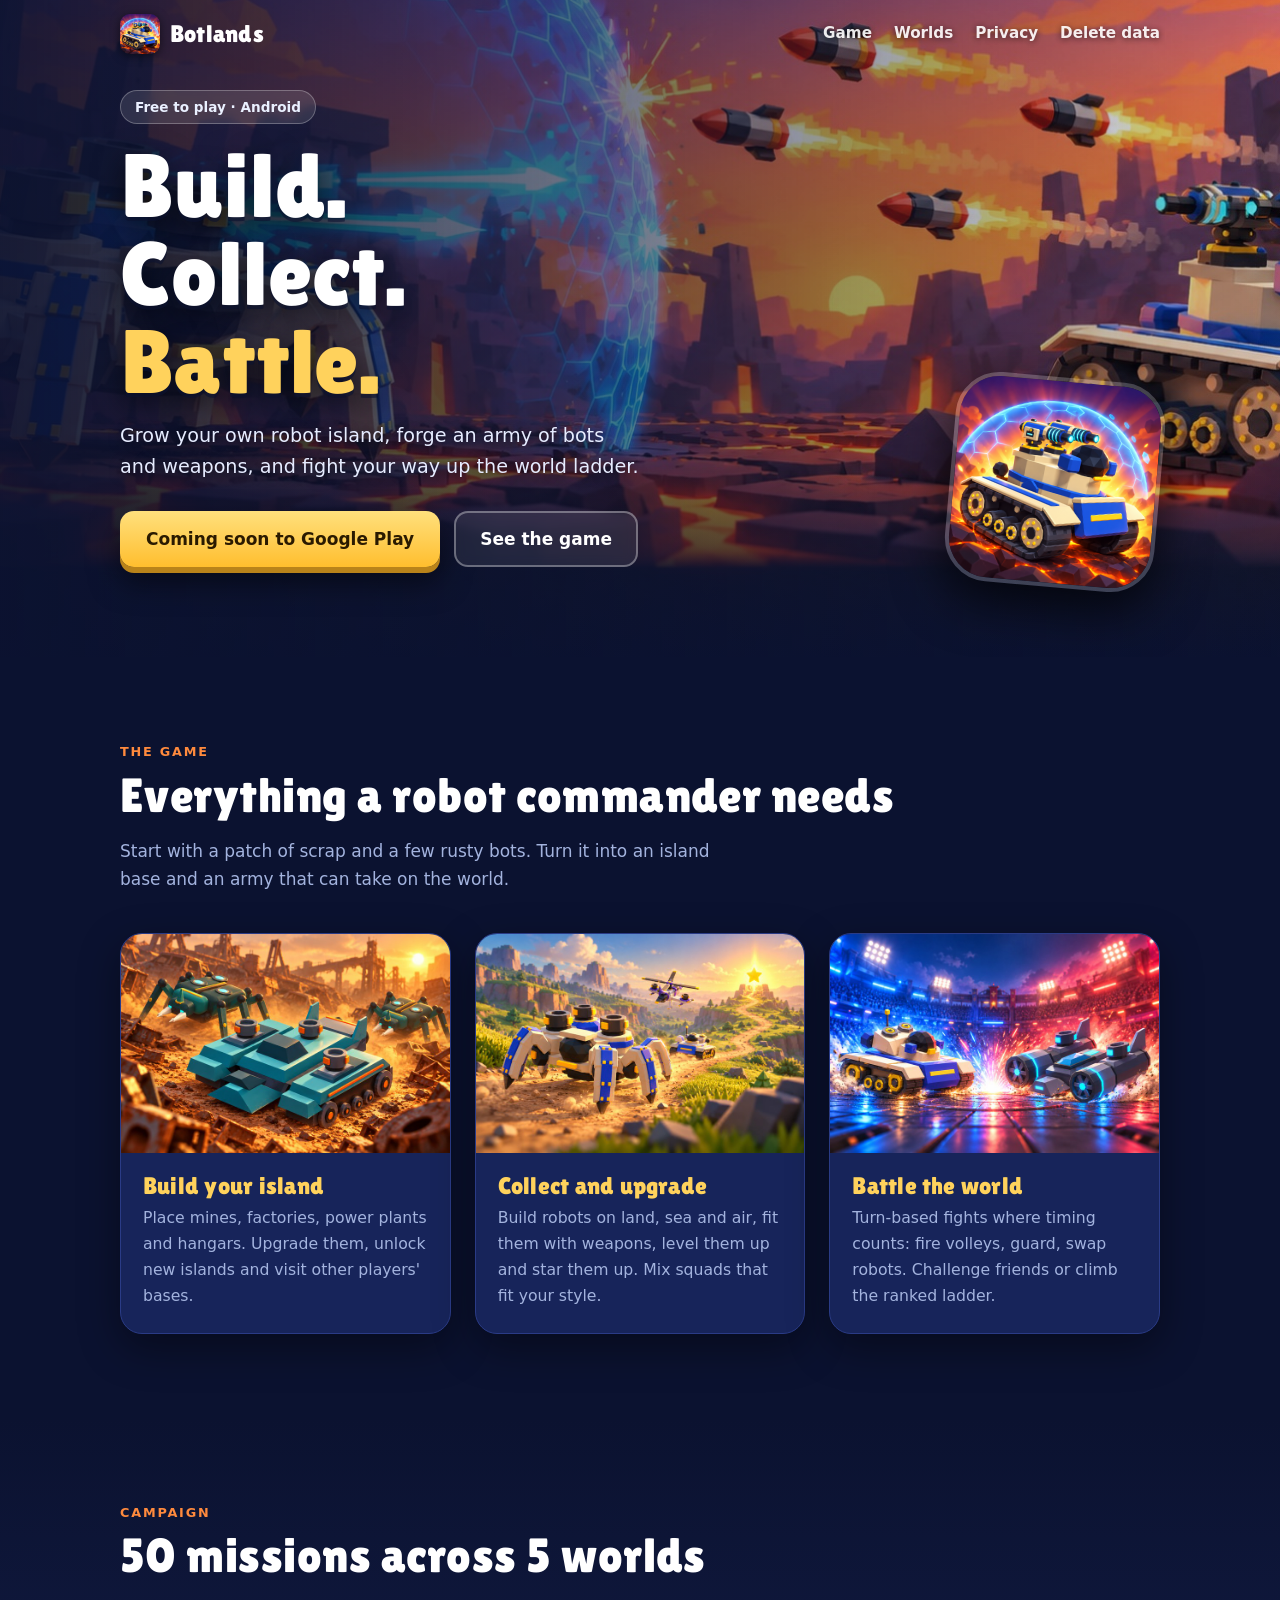
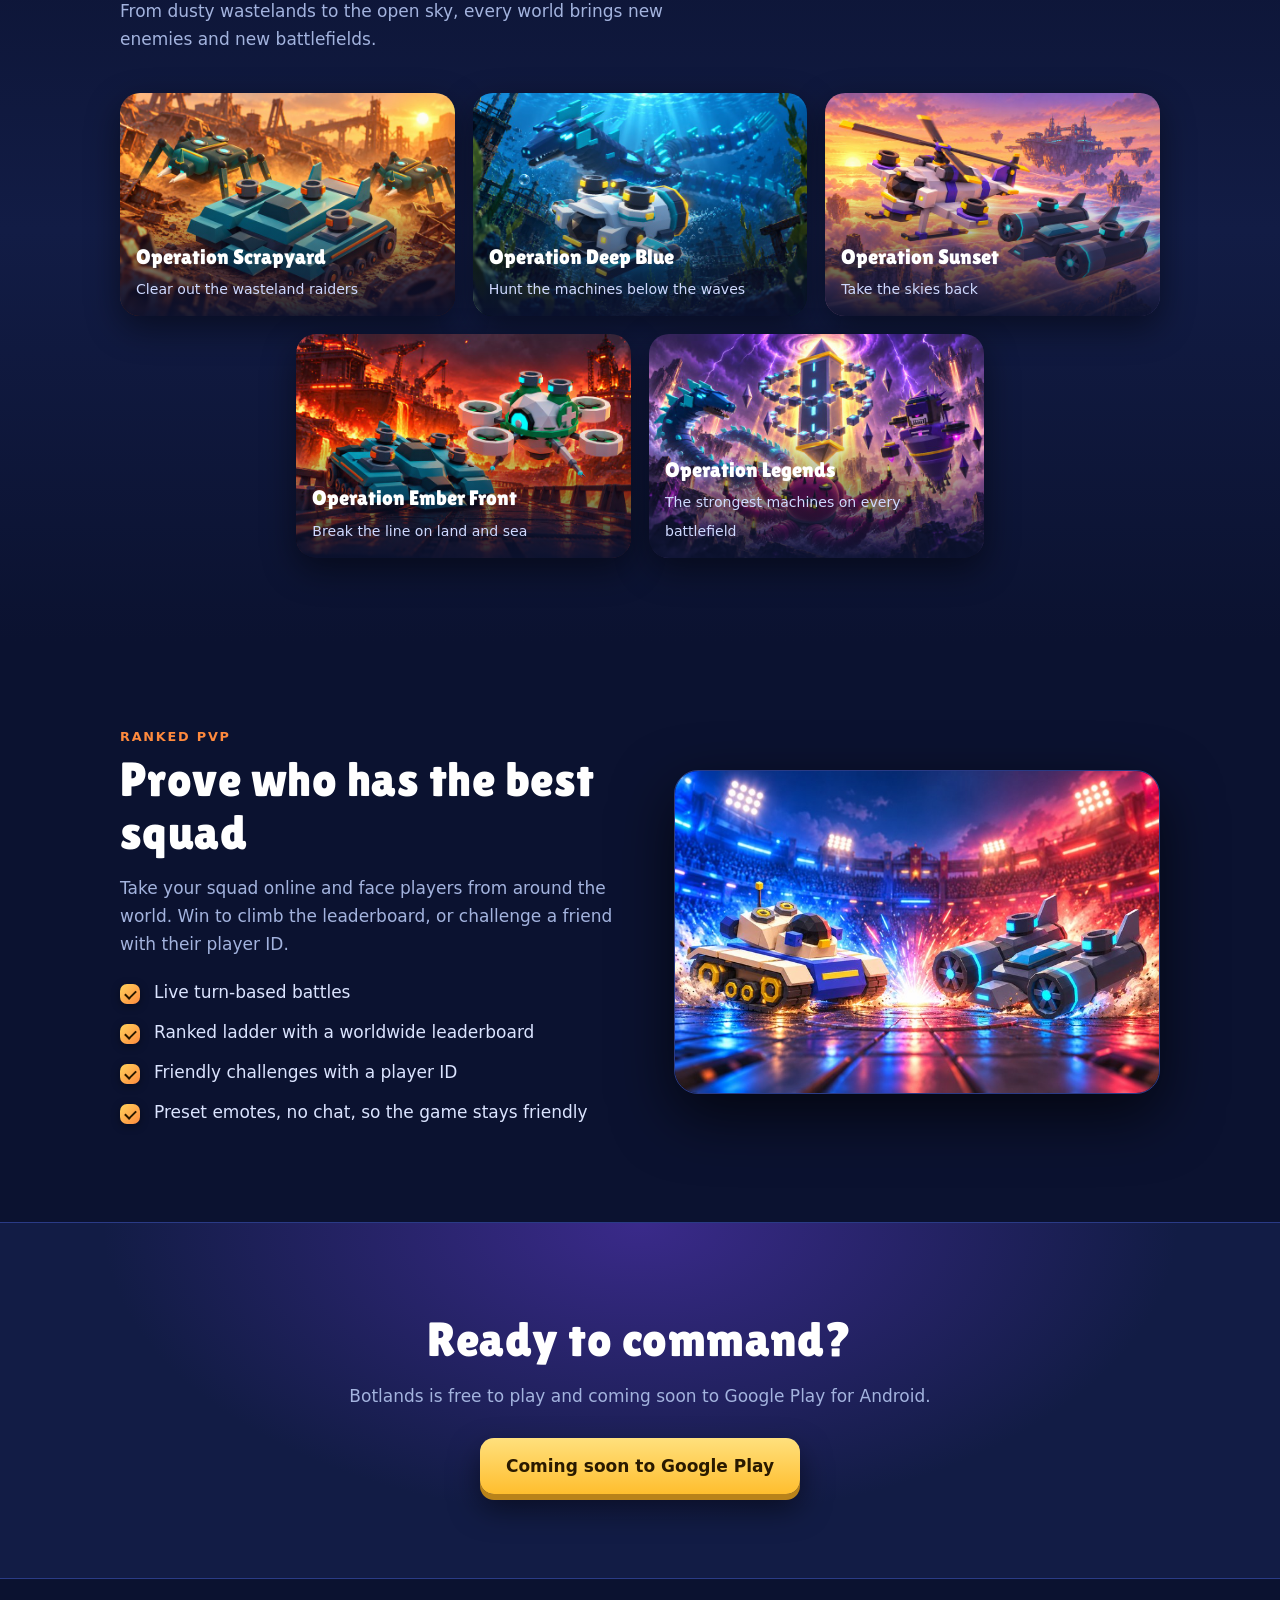
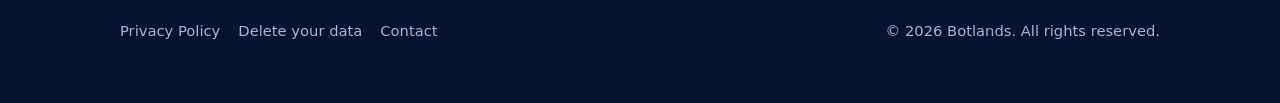
<file: index.html>
<!doctype html>
<html lang="en"><head><meta charset="utf-8"><meta name="viewport" content="width=device-width,initial-scale=1">
<title>Botlands - Build. Collect. Battle.</title>
<meta name="description" content="Botlands is a free robot island builder and turn-based battle game. Build your base, collect robots and weapons, and climb the ranked PvP ladder.">
<meta name="theme-color" content="#0b1230">
<meta property="og:title" content="Botlands - Build. Collect. Battle."><meta property="og:description" content="Botlands is a free robot island builder and turn-based battle game. Build your base, collect robots and weapons, and climb the ranked PvP ladder."><meta property="og:image" content="https://shahfahadl.github.io/botland-site/img/og.jpg"><meta property="og:type" content="website">
<link rel="icon" type="image/png" href="img/favicon.png">
<link rel="preconnect" href="https://fonts.googleapis.com"><link rel="preconnect" href="https://fonts.gstatic.com" crossorigin>
<link href="https://fonts.googleapis.com/css2?family=Lilita+One&display=swap" rel="stylesheet">
<link rel="stylesheet" href="style.css">
</head><body>
<header class="nav"><div class="wrap">
<a class="brand" href="index.html"><img src="img/icon.png" alt="" width="40" height="40">Botlands</a>
<nav><a href="index.html#features">Game</a><a href="index.html#worlds">Worlds</a><a href="privacy.html">Privacy</a><a href="delete-account.html">Delete data</a></nav>
</div></header>

<main>
<div class="hero"><div class="bg"></div>
<img class="icon" src="img/icon.png" alt="Botlands app icon" width="210" height="210">
<div class="wrap">
<span class="pill">Free to play &middot; Android</span>
<h1>Build.<br>Collect.<br><span>Battle.</span></h1>
<p class="lead">Grow your own robot island, forge an army of bots and weapons, and fight your way up the world ladder.</p>
<div class="cta"><a class="btn" href="#get">Coming soon to Google Play</a><a class="btn ghost" href="#features">See the game</a></div>
</div></div>

<section id="features"><div class="wrap">
<div class="eyebrow">The game</div>
<h2>Everything a robot commander needs</h2>
<p class="sub">Start with a patch of scrap and a few rusty bots. Turn it into an island base and an army that can take on the world.</p>
<div class="grid3">
<div class="card"><img src="img/ch_scrap.jpg" alt="Robots in a scrapyard" loading="lazy"><div class="body"><h3>Build your island</h3><p>Place mines, factories, power plants and hangars. Upgrade them, unlock new islands and visit other players' bases.</p></div></div>
<div class="card"><img src="img/battle_missions.jpg" alt="Robots in battle" loading="lazy"><div class="body"><h3>Collect and upgrade</h3><p>Build robots on land, sea and air, fit them with weapons, level them up and star them up. Mix squads that fit your style.</p></div></div>
<div class="card"><img src="img/battle_pvp.jpg" alt="PvP arena" loading="lazy"><div class="body"><h3>Battle the world</h3><p>Turn-based fights where timing counts: fire volleys, guard, swap robots. Challenge friends or climb the ranked ladder.</p></div></div>
</div></div></section>

<section id="worlds" class="alt"><div class="wrap">
<div class="eyebrow">Campaign</div>
<h2>50 missions across 5 worlds</h2>
<p class="sub">From dusty wastelands to the open sky, every world brings new enemies and new battlefields.</p>
<div class="worlds">
<div class="world"><img src="img/ch_scrap.jpg" alt="" loading="lazy"><div class="t"><b>Operation Scrapyard</b><small>Clear out the wasteland raiders</small></div></div>
<div class="world"><img src="img/ch_deep.jpg" alt="" loading="lazy"><div class="t"><b>Operation Deep Blue</b><small>Hunt the machines below the waves</small></div></div>
<div class="world"><img src="img/ch_sky.jpg" alt="" loading="lazy"><div class="t"><b>Operation Sunset</b><small>Take the skies back</small></div></div>
<div class="world"><img src="img/ch_ember.jpg" alt="" loading="lazy"><div class="t"><b>Operation Ember Front</b><small>Break the line on land and sea</small></div></div>
<div class="world"><img src="img/ch_legends.jpg" alt="" loading="lazy"><div class="t"><b>Operation Legends</b><small>The strongest machines on every battlefield</small></div></div>
</div></div></section>

<section><div class="wrap split">
<div><div class="eyebrow">Ranked PvP</div><h2>Prove who has the best squad</h2>
<p class="sub" style="margin-bottom:0">Take your squad online and face players from around the world. Win to climb the leaderboard, or challenge a friend with their player ID.</p>
<ul class="ticks"><li>Live turn-based battles</li><li>Ranked ladder with a worldwide leaderboard</li><li>Friendly challenges with a player ID</li><li>Preset emotes, no chat, so the game stays friendly</li></ul></div>
<img src="img/battle_pvp.jpg" alt="Two robots facing off in an arena" loading="lazy">
</div></section>

<section id="get" class="cta-band"><div class="wrap">
<h2>Ready to command?</h2>
<p class="sub" style="margin:0 auto 28px">Botlands is free to play and coming soon to Google Play for Android.</p>
<div class="cta"><a class="btn" href="#get">Coming soon to Google Play</a></div>
</div></section>
</main>
<footer><div class="wrap">
<div><a href="privacy.html">Privacy Policy</a><a href="delete-account.html">Delete your data</a><a href="mailto:shahfahadiffi@gmail.com">Contact</a></div>
<div>&copy; 2026 Botlands. All rights reserved.</div>
</div></footer>
</body></html>
</file>
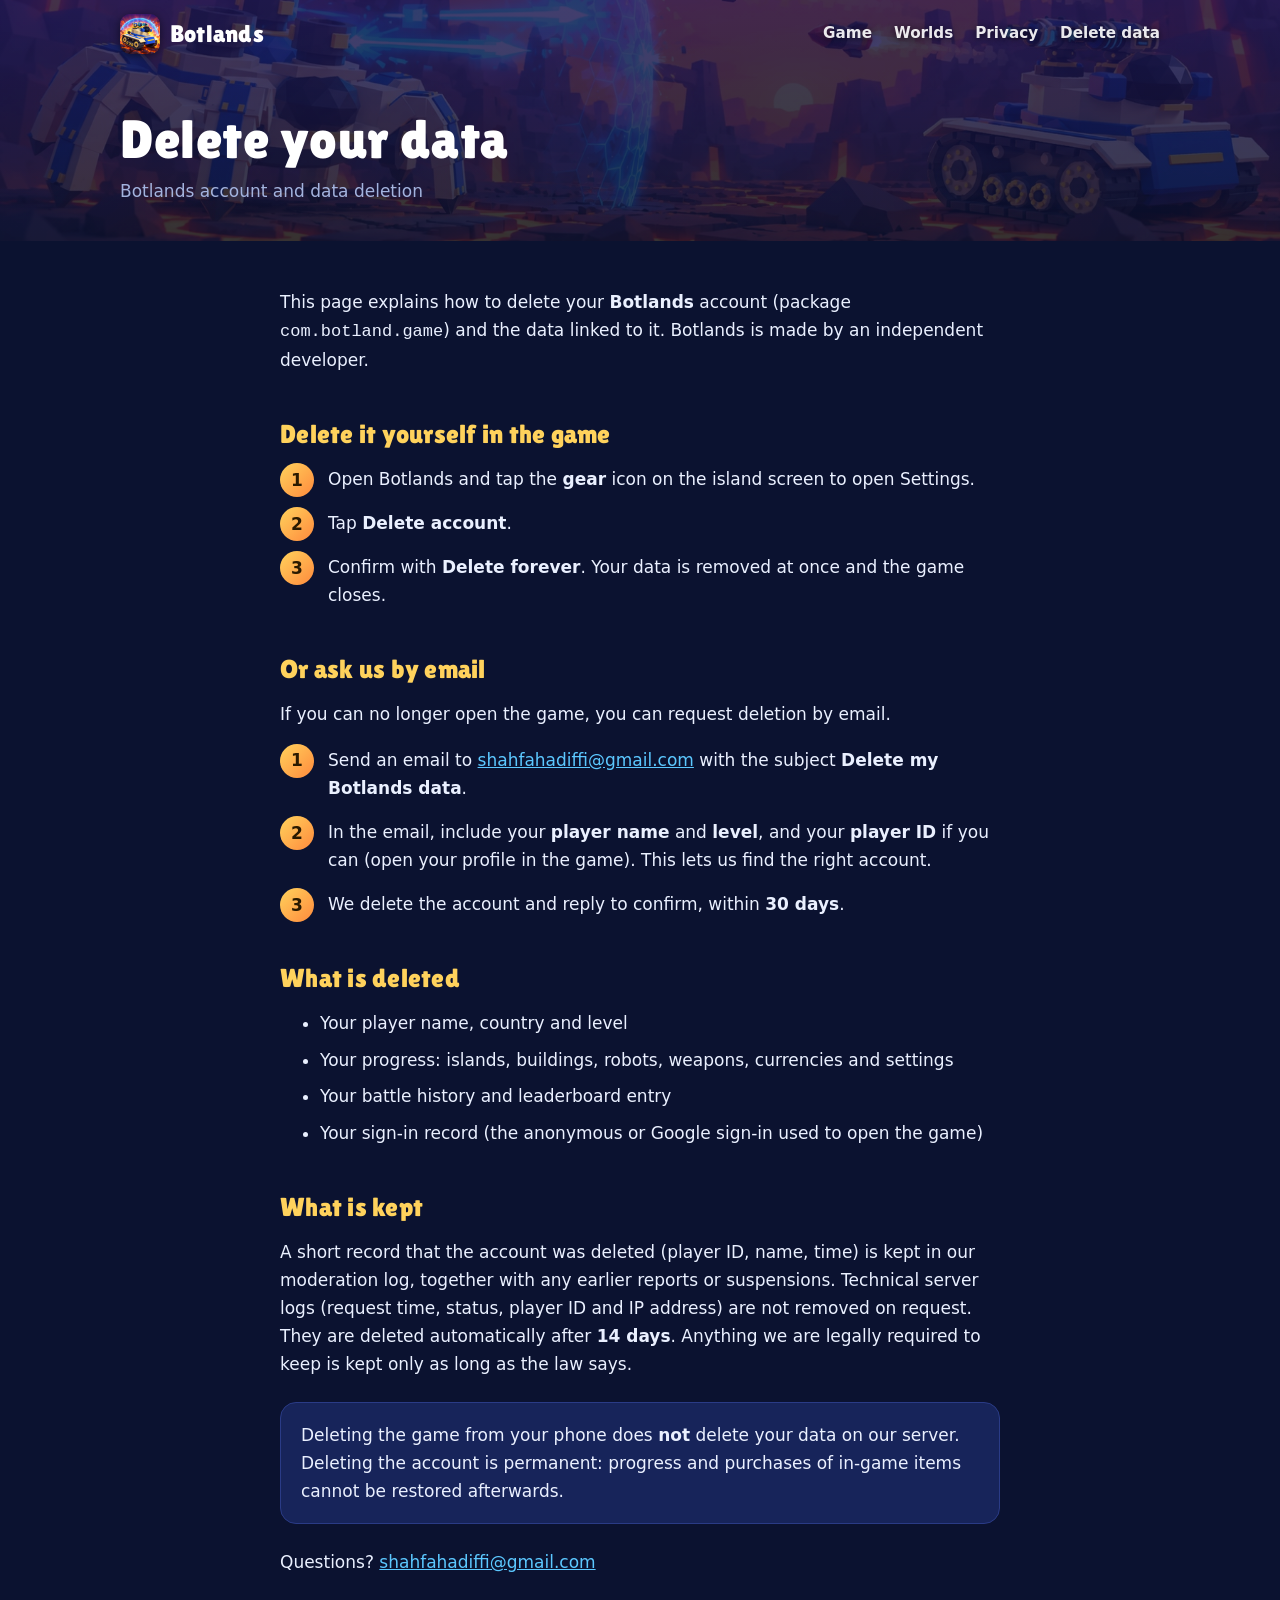
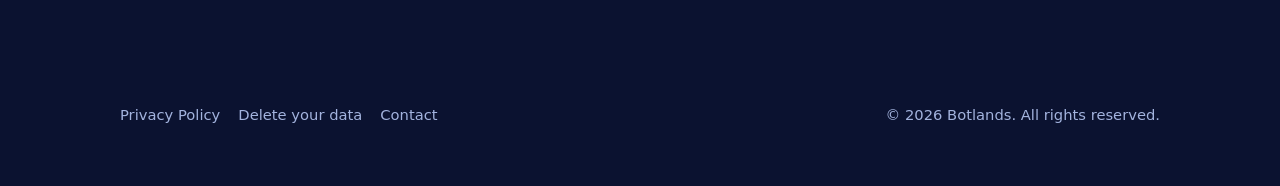
<file: delete-account.html>
<!doctype html>
<html lang="en"><head><meta charset="utf-8"><meta name="viewport" content="width=device-width,initial-scale=1">
<title>Delete your Botlands data</title>
<meta name="description" content="How to ask for your Botlands account and data to be deleted.">
<meta name="theme-color" content="#0b1230">
<meta property="og:title" content="Delete your Botlands data"><meta property="og:description" content="How to ask for your Botlands account and data to be deleted."><meta property="og:image" content="https://shahfahadl.github.io/botland-site/img/og.jpg"><meta property="og:type" content="website">
<link rel="icon" type="image/png" href="img/favicon.png">
<link rel="preconnect" href="https://fonts.googleapis.com"><link rel="preconnect" href="https://fonts.gstatic.com" crossorigin>
<link href="https://fonts.googleapis.com/css2?family=Lilita+One&display=swap" rel="stylesheet">
<link rel="stylesheet" href="style.css">
</head><body>
<header class="nav"><div class="wrap">
<a class="brand" href="index.html"><img src="img/icon.png" alt="" width="40" height="40">Botlands</a>
<nav><a href="index.html#features">Game</a><a href="index.html#worlds">Worlds</a><a href="privacy.html">Privacy</a><a href="delete-account.html">Delete data</a></nav>
</div></header>
<div class="page-head"><div class="wrap"><h1>Delete your data</h1><p class="muted">Botlands account and data deletion</p></div></div>
<main class="doc">
<p>This page explains how to delete your <b>Botlands</b> account (package <code>com.botland.game</code>) and the data linked to it. Botlands is made by an independent developer.</p>
<h2>Delete it yourself in the game</h2>
<ol class="steps">
<li>Open Botlands and tap the <b>gear</b> icon on the island screen to open Settings.</li>
<li>Tap <b>Delete account</b>.</li>
<li>Confirm with <b>Delete forever</b>. Your data is removed at once and the game closes.</li>
</ol>
<h2>Or ask us by email</h2>
<p>If you can no longer open the game, you can request deletion by email.</p>
<ol class="steps">
<li>Send an email to <a href="mailto:shahfahadiffi@gmail.com">shahfahadiffi@gmail.com</a> with the subject <b>Delete my Botlands data</b>.</li>
<li>In the email, include your <b>player name</b> and <b>level</b>, and your <b>player ID</b> if you can (open your profile in the game). This lets us find the right account.</li>
<li>We delete the account and reply to confirm, within <b>30 days</b>.</li>
</ol>
<h2>What is deleted</h2>
<ul><li>Your player name, country and level</li><li>Your progress: islands, buildings, robots, weapons, currencies and settings</li><li>Your battle history and leaderboard entry</li><li>Your sign-in record (the anonymous or Google sign-in used to open the game)</li></ul>
<h2>What is kept</h2>
<p>A short record that the account was deleted (player ID, name, time) is kept in our moderation log, together with any earlier reports or suspensions. Technical server logs (request time, status, player ID and IP address) are not removed on request. They are deleted automatically after <b>14 days</b>. Anything we are legally required to keep is kept only as long as the law says.</p>
<div class="note">Deleting the game from your phone does <b>not</b> delete your data on our server. Deleting the account is permanent: progress and purchases of in-game items cannot be restored afterwards.</div>
<p>Questions? <a href="mailto:shahfahadiffi@gmail.com">shahfahadiffi@gmail.com</a></p>
</main>
<footer><div class="wrap">
<div><a href="privacy.html">Privacy Policy</a><a href="delete-account.html">Delete your data</a><a href="mailto:shahfahadiffi@gmail.com">Contact</a></div>
<div>&copy; 2026 Botlands. All rights reserved.</div>
</div></footer>
</body></html>
</file>
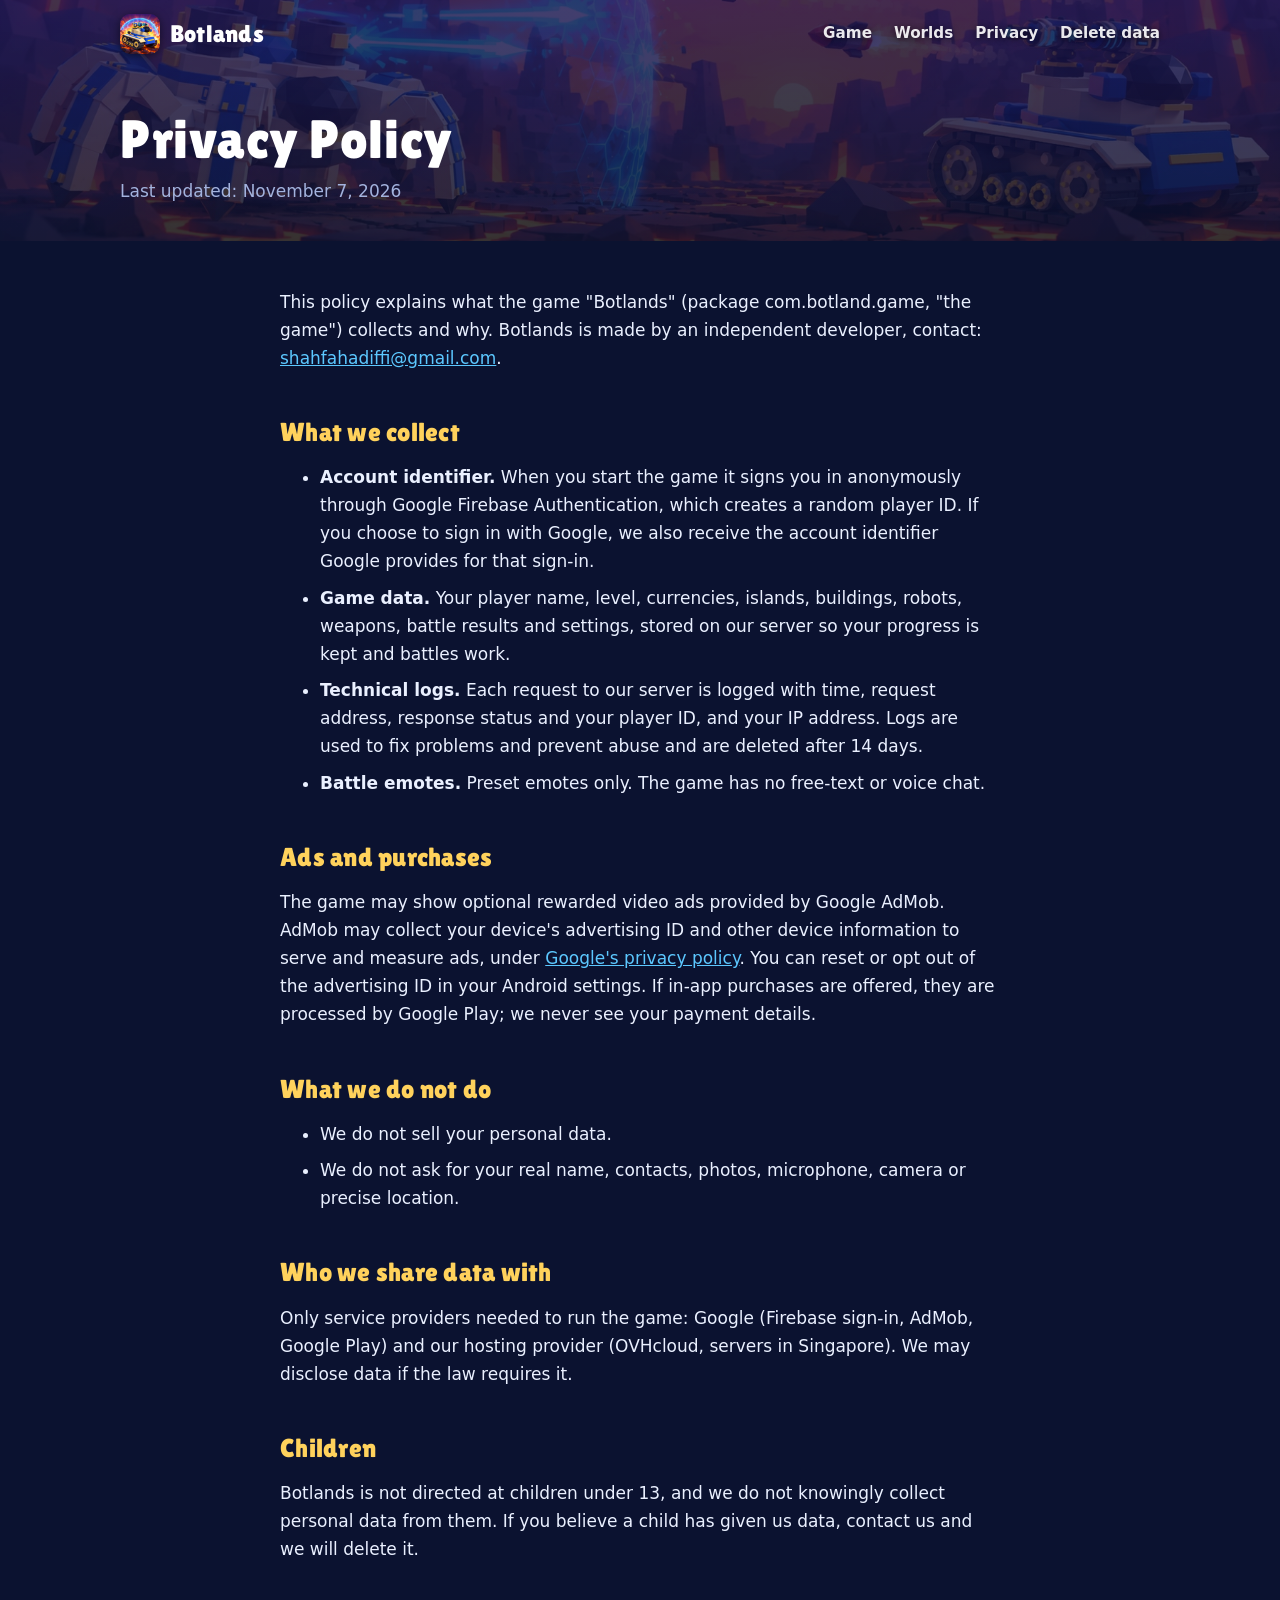
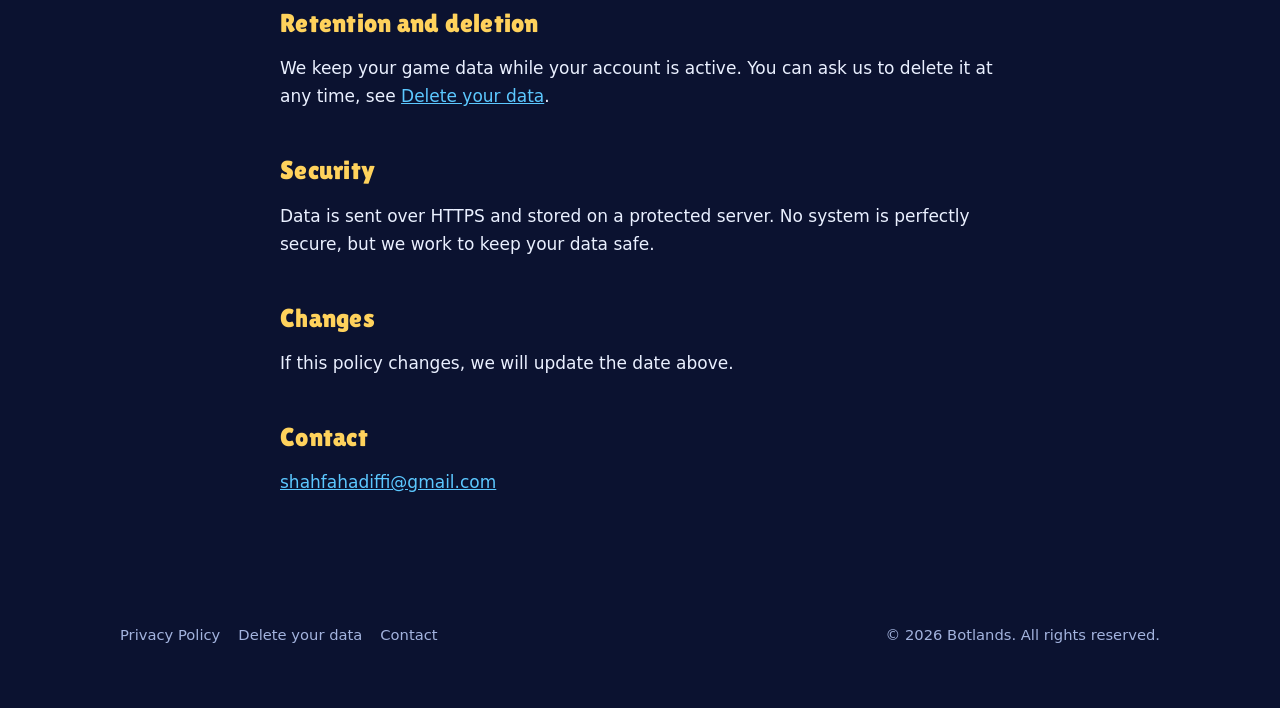
<file: privacy.html>
<!doctype html>
<html lang="en"><head><meta charset="utf-8"><meta name="viewport" content="width=device-width,initial-scale=1">
<title>Botlands Privacy Policy</title>
<meta name="description" content="What the game Botlands collects, why, and how to ask for your data to be deleted.">
<meta name="theme-color" content="#0b1230">
<meta property="og:title" content="Botlands Privacy Policy"><meta property="og:description" content="What the game Botlands collects, why, and how to ask for your data to be deleted."><meta property="og:image" content="https://shahfahadl.github.io/botland-site/img/og.jpg"><meta property="og:type" content="website">
<link rel="icon" type="image/png" href="img/favicon.png">
<link rel="preconnect" href="https://fonts.googleapis.com"><link rel="preconnect" href="https://fonts.gstatic.com" crossorigin>
<link href="https://fonts.googleapis.com/css2?family=Lilita+One&display=swap" rel="stylesheet">
<link rel="stylesheet" href="style.css">
</head><body>
<header class="nav"><div class="wrap">
<a class="brand" href="index.html"><img src="img/icon.png" alt="" width="40" height="40">Botlands</a>
<nav><a href="index.html#features">Game</a><a href="index.html#worlds">Worlds</a><a href="privacy.html">Privacy</a><a href="delete-account.html">Delete data</a></nav>
</div></header>
<div class="page-head"><div class="wrap"><h1>Privacy Policy</h1><p class="muted">Last updated: November 7, 2026</p></div></div>
<main class="doc">

<p>This policy explains what the game "Botlands" (package com.botland.game, "the game") collects and why. Botlands is made by an independent developer, contact: <a href="mailto:shahfahadiffi@gmail.com">shahfahadiffi@gmail.com</a>.</p>

<h2>What we collect</h2>
<ul>
<li><b>Account identifier.</b> When you start the game it signs you in anonymously through Google Firebase Authentication, which creates a random player ID. If you choose to sign in with Google, we also receive the account identifier Google provides for that sign-in.</li>
<li><b>Game data.</b> Your player name, level, currencies, islands, buildings, robots, weapons, battle results and settings, stored on our server so your progress is kept and battles work.</li>
<li><b>Technical logs.</b> Each request to our server is logged with time, request address, response status and your player ID, and your IP address. Logs are used to fix problems and prevent abuse and are deleted after 14 days.</li>
<li><b>Battle emotes.</b> Preset emotes only. The game has no free-text or voice chat.</li>
</ul>

<h2>Ads and purchases</h2>
<p>The game may show optional rewarded video ads provided by Google AdMob. AdMob may collect your device's advertising ID and other device information to serve and measure ads, under <a href="https://policies.google.com/privacy">Google's privacy policy</a>. You can reset or opt out of the advertising ID in your Android settings. If in-app purchases are offered, they are processed by Google Play; we never see your payment details.</p>

<h2>What we do not do</h2>
<ul>
<li>We do not sell your personal data.</li>
<li>We do not ask for your real name, contacts, photos, microphone, camera or precise location.</li>
</ul>

<h2>Who we share data with</h2>
<p>Only service providers needed to run the game: Google (Firebase sign-in, AdMob, Google Play) and our hosting provider (OVHcloud, servers in Singapore). We may disclose data if the law requires it.</p>

<h2>Children</h2>
<p>Botlands is not directed at children under 13, and we do not knowingly collect personal data from them. If you believe a child has given us data, contact us and we will delete it.</p>

<h2>Retention and deletion</h2>
<p>We keep your game data while your account is active. You can ask us to delete it at any time, see <a href="delete-account.html">Delete your data</a>.</p>

<h2>Security</h2>
<p>Data is sent over HTTPS and stored on a protected server. No system is perfectly secure, but we work to keep your data safe.</p>

<h2>Changes</h2>
<p>If this policy changes, we will update the date above.</p>

<h2>Contact</h2>
<p><a href="mailto:shahfahadiffi@gmail.com">shahfahadiffi@gmail.com</a></p>
</main>
<footer><div class="wrap">
<div><a href="privacy.html">Privacy Policy</a><a href="delete-account.html">Delete your data</a><a href="mailto:shahfahadiffi@gmail.com">Contact</a></div>
<div>&copy; 2026 Botlands. All rights reserved.</div>
</div></footer>
</body></html>
</file>
<file: style.css>
:root{--bg:#0b1230;--bg2:#121c45;--card:#17245a;--line:#2a3b86;--text:#eaf0ff;--muted:#a3b3de;--gold:#ffd25c;--orange:#ff8a3d;--blue:#5cc8ff;--violet:#8f6bff}
*{box-sizing:border-box}
html{scroll-behavior:smooth}
body{margin:0;background:var(--bg);color:var(--text);font:17px/1.65 system-ui,-apple-system,"Segoe UI",Roboto,sans-serif;-webkit-font-smoothing:antialiased}
img{max-width:100%;display:block}
a{color:var(--blue)}
.wrap{max-width:1080px;margin:0 auto;padding:0 20px}
h1,h2,h3,.brand{font-family:"Lilita One","Baloo 2",system-ui,sans-serif;font-weight:400;letter-spacing:.01em;line-height:1.1}

/* top bar */
.nav{position:absolute;top:0;left:0;right:0;z-index:5;padding:14px 0}
.nav .wrap{display:flex;align-items:center;justify-content:space-between;gap:16px}
.brand{display:flex;align-items:center;gap:10px;color:#fff;text-decoration:none;font-size:1.5rem}
.brand img{width:40px;height:40px;border-radius:10px;box-shadow:0 2px 10px #0008}
.nav nav{display:flex;gap:22px;flex-wrap:wrap}
.nav nav a{color:#fff;text-decoration:none;font-weight:600;font-size:.95rem;opacity:.9;text-shadow:0 1px 6px #000a}
.nav nav a:hover{opacity:1;color:var(--gold)}

/* hero */
.hero{position:relative;min-height:640px;display:flex;align-items:center;overflow:hidden;background:#1a1030}
.hero .bg{position:absolute;inset:0;background:url(img/hero.jpg) center/cover no-repeat;transform:scale(1.04)}
.hero:after{content:"";position:absolute;inset:0;background:linear-gradient(90deg,#0b1230ee 0%,#0b123099 45%,#0b123022 100%),linear-gradient(0deg,var(--bg) 0%,transparent 28%)}
.hero .wrap{position:relative;z-index:2;width:100%;padding-top:90px;padding-bottom:90px}
.hero h1{font-size:clamp(3rem,8vw,5.6rem);line-height:.98;margin:0 0 14px;color:#fff;text-shadow:0 4px 0 #0b123099,0 8px 30px #000a}
.hero h1 span{color:var(--gold)}
.hero p.lead{max-width:520px;font-size:1.2rem;color:#e6ecff;margin:0 0 28px;text-shadow:0 2px 12px #000a}
.cta{display:flex;gap:14px;flex-wrap:wrap;align-items:center}
.btn{display:inline-flex;align-items:center;gap:10px;background:linear-gradient(180deg,#ffe07d,#ffbe2e);color:#2a1a00;padding:14px 26px;border-radius:14px;font-weight:800;text-decoration:none;box-shadow:0 6px 0 #b9831a,0 14px 30px #0008;transition:transform .12s,box-shadow .12s}
.btn:hover{transform:translateY(2px);box-shadow:0 4px 0 #b9831a,0 10px 24px #0008}
.btn.ghost{background:#ffffff14;color:#fff;box-shadow:inset 0 0 0 2px #ffffff55;backdrop-filter:blur(6px)}
.btn.ghost:hover{background:#ffffff26;box-shadow:inset 0 0 0 2px #fff}
.pill{display:inline-block;background:#ffffff1c;border:1px solid #ffffff44;border-radius:99px;padding:5px 14px;font-size:.85rem;font-weight:700;margin-bottom:18px;backdrop-filter:blur(6px)}
.hero .icon{position:absolute;right:max(20px,calc((100vw - 1080px)/2 + 20px));bottom:70px;width:210px;height:210px;border-radius:44px;box-shadow:0 18px 50px #000b;transform:rotate(5deg);border:4px solid #ffffff33;z-index:2}

/* sections */
section{padding:84px 0}
section.alt{background:linear-gradient(180deg,var(--bg),var(--bg2) 50%,var(--bg))}
.eyebrow{color:var(--orange);font-weight:800;letter-spacing:.14em;text-transform:uppercase;font-size:.8rem}
h2{font-size:clamp(2rem,4.5vw,3rem);margin:.15em 0 .3em;color:#fff}
.sub{color:var(--muted);max-width:620px;margin:0 0 40px}

.grid3{display:grid;grid-template-columns:repeat(auto-fit,minmax(290px,1fr));gap:24px}
.card{background:var(--card);border:1px solid var(--line);border-radius:22px;overflow:hidden;box-shadow:0 14px 40px #0006;transition:transform .2s,box-shadow .2s}
.card:hover{transform:translateY(-6px);box-shadow:0 22px 50px #000a}
.card img{aspect-ratio:3/2;object-fit:cover;width:100%}
.card .body{padding:20px 22px 24px}
.card h3{margin:0 0 6px;font-size:1.5rem;color:var(--gold)}
.card p{margin:0;color:var(--muted);font-size:.98rem}

/* worlds */
.worlds{display:grid;grid-template-columns:repeat(6,1fr);gap:18px}
.world{position:relative;border-radius:20px;overflow:hidden;aspect-ratio:3/2;box-shadow:0 12px 34px #0007;grid-column:span 2}
.world:nth-child(4){grid-column:2/span 2}
.world:nth-child(5){grid-column:4/span 2}
.world img{width:100%;height:100%;object-fit:cover;transition:transform .5s}
.world:hover img{transform:scale(1.07)}
.world:after{content:"";position:absolute;inset:0;background:linear-gradient(0deg,#0b1230ee 0%,transparent 55%)}
.world .t{position:absolute;left:16px;right:16px;bottom:14px;z-index:2}
.world b{font-family:"Lilita One",system-ui,sans-serif;font-weight:400;font-size:1.3rem;color:#fff;display:block}
.world small{color:#cfd9ff;font-size:.88rem}

/* feature strip */
.split{display:grid;grid-template-columns:1.05fr 1fr;gap:44px;align-items:center}
.split img{border-radius:24px;box-shadow:0 22px 60px #000a;border:1px solid var(--line)}
.ticks{list-style:none;padding:0;margin:20px 0 0}
.ticks li{padding-left:34px;position:relative;margin:12px 0;color:#dbe4ff}
.ticks li:before{content:"";position:absolute;left:0;top:6px;width:20px;height:20px;border-radius:7px;background:linear-gradient(135deg,var(--gold),var(--orange));box-shadow:0 2px 8px #0006}
.ticks li:after{content:"";position:absolute;left:7px;top:10px;width:5px;height:9px;border:solid #2a1a00;border-width:0 2.5px 2.5px 0;transform:rotate(45deg)}

.cta-band{text-align:center;background:radial-gradient(60% 120% at 50% 0%,#3a2a8a 0%,transparent 70%),var(--bg2);border-top:1px solid var(--line);border-bottom:1px solid var(--line)}
.cta-band .cta{justify-content:center}

/* footer */
footer{padding:40px 0 60px;color:var(--muted);font-size:.92rem}
footer .wrap{display:flex;justify-content:space-between;gap:16px;flex-wrap:wrap}
footer a{color:var(--muted);text-decoration:none;margin-right:18px}
footer a:hover{color:var(--gold)}

/* text pages */
.page-head{padding:110px 0 36px;background:linear-gradient(180deg,#1b1450,var(--bg));position:relative;overflow:hidden}
.page-head:before{content:"";position:absolute;inset:0;background:url(img/hero.jpg) center/cover;opacity:.18}
.page-head .wrap{position:relative}
.page-head h1{font-size:clamp(2.2rem,6vw,3.4rem);margin:0;color:#fff}
.page-head .muted{color:var(--muted);margin:.4em 0 0}
.doc{max-width:760px;margin:0 auto;padding:30px 20px 70px}
.doc h2{font-size:1.6rem;color:var(--gold);margin:1.8em 0 .4em}
.doc li{margin:.5em 0}
.doc .note{background:var(--card);border:1px solid var(--line);border-radius:16px;padding:18px 20px;margin:24px 0}
.doc .steps{counter-reset:s;list-style:none;padding:0}
.doc .steps li{counter-increment:s;position:relative;padding-left:48px;margin:16px 0}
.doc .steps li:before{content:counter(s);position:absolute;left:0;top:-2px;width:34px;height:34px;border-radius:50%;background:linear-gradient(135deg,var(--gold),var(--orange));color:#2a1a00;font-weight:800;display:grid;place-items:center}

@media(max-width:860px){
 .hero{min-height:600px}.hero .icon{display:none}
 .hero:after{background:linear-gradient(0deg,#0b1230f0 0%,#0b123099 55%,#0b123055 100%)}
 .hero .wrap{padding-top:120px}
 .worlds{grid-template-columns:1fr 1fr}.world,.world:nth-child(4),.world:nth-child(5){grid-column:auto}.world:nth-child(5){grid-column:1/-1}
 .split{grid-template-columns:1fr}
 section{padding:60px 0}
 .nav nav{gap:14px}
}
@media(max-width:560px){.nav nav a:nth-child(2),.nav nav a:nth-child(4){display:none}.brand{font-size:1.3rem}}
</file>
